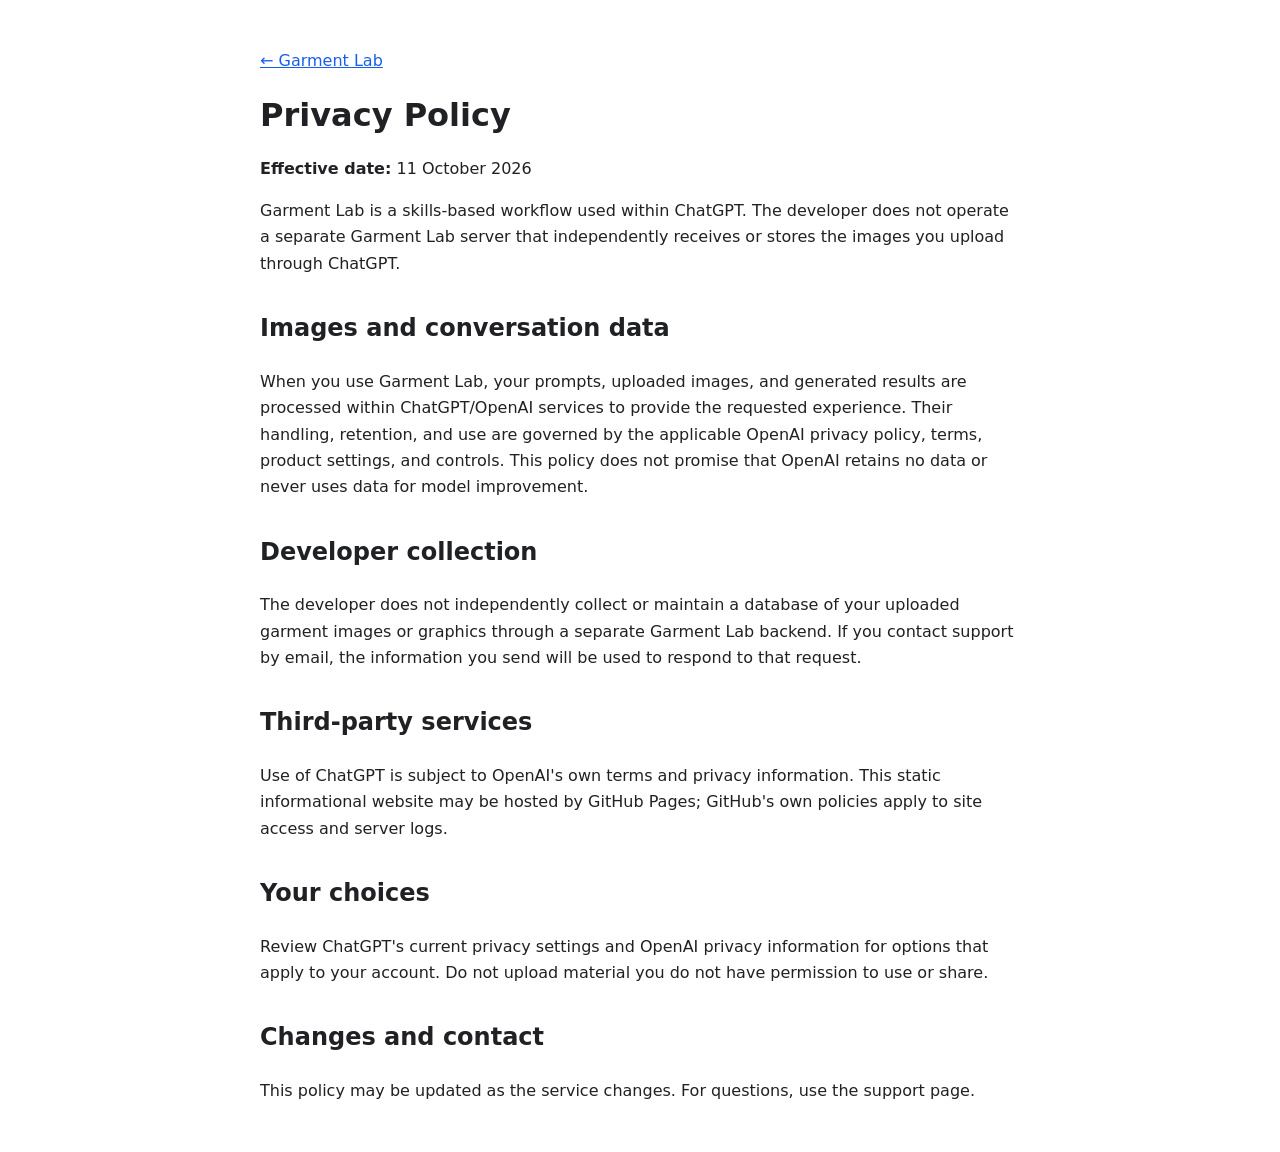
<file: privacy.html>
<!doctype html><html lang="en"><head><meta charset="utf-8"><meta name="viewport" content="width=device-width,initial-scale=1"><title>Privacy Policy — Garment Lab</title><link rel="stylesheet" href="style.css"></head><body><p><a href="index.html">← Garment Lab</a></p><h1>Privacy Policy</h1><p><strong>Effective date:</strong> 11 October 2026</p><p>Garment Lab is a skills-based workflow used within ChatGPT. The developer does not operate a separate Garment Lab server that independently receives or stores the images you upload through ChatGPT.</p><h2>Images and conversation data</h2><p>When you use Garment Lab, your prompts, uploaded images, and generated results are processed within ChatGPT/OpenAI services to provide the requested experience. Their handling, retention, and use are governed by the applicable OpenAI privacy policy, terms, product settings, and controls. This policy does not promise that OpenAI retains no data or never uses data for model improvement.</p><h2>Developer collection</h2><p>The developer does not independently collect or maintain a database of your uploaded garment images or graphics through a separate Garment Lab backend. If you contact support by email, the information you send will be used to respond to that request.</p><h2>Third-party services</h2><p>Use of ChatGPT is subject to OpenAI's own terms and privacy information. This static informational website may be hosted by GitHub Pages; GitHub's own policies apply to site access and server logs.</p><h2>Your choices</h2><p>Review ChatGPT's current privacy settings and OpenAI privacy information for options that apply to your account. Do not upload material you do not have permission to use or share.</p><h2>Changes and contact</h2><p>This policy may be updated as the service changes. For questions, use the support page.</p></body></html>
</file>
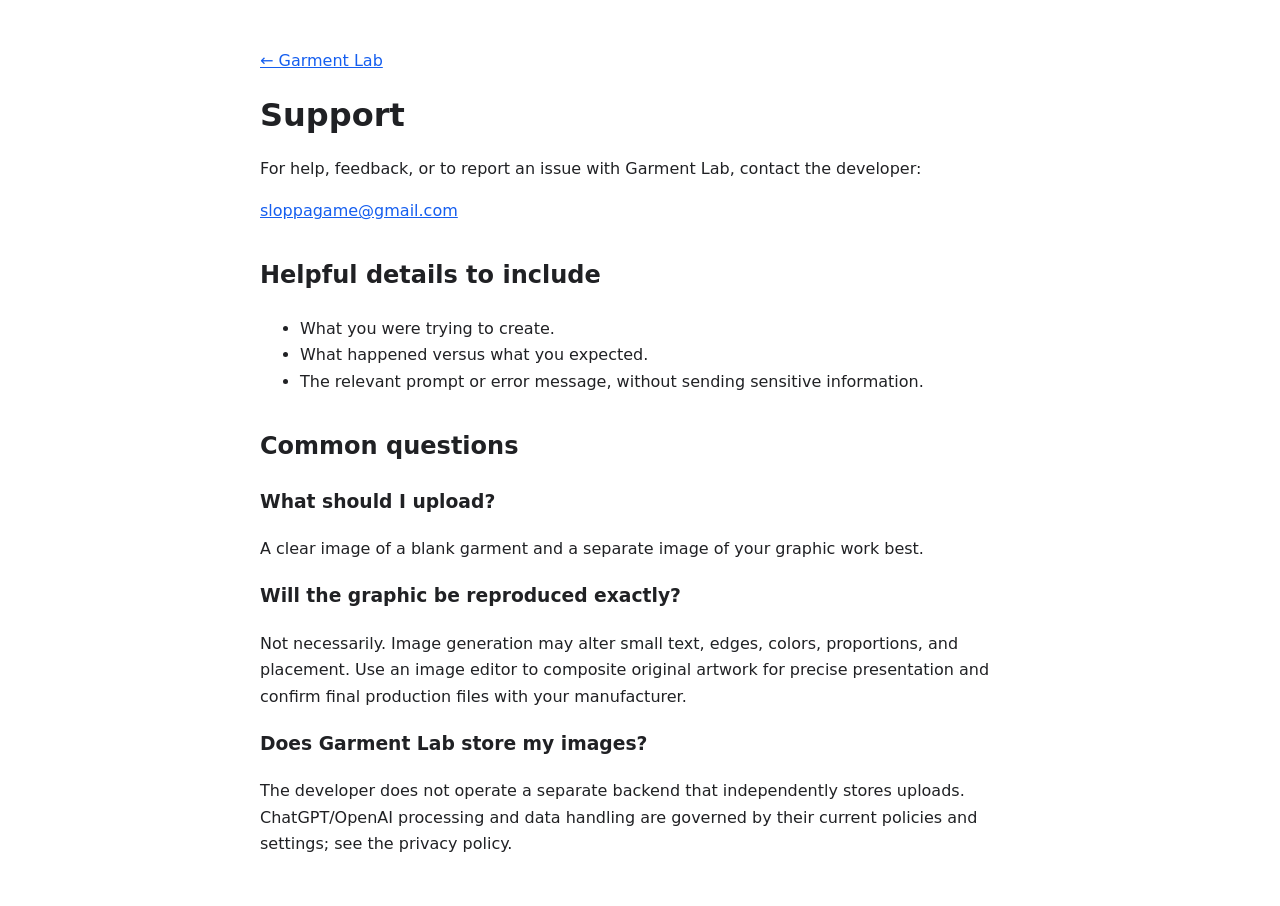
<file: support.html>
<!doctype html><html lang="en"><head><meta charset="utf-8"><meta name="viewport" content="width=device-width,initial-scale=1"><title>Support — Garment Lab</title><link rel="stylesheet" href="style.css"></head><body><p><a href="index.html">← Garment Lab</a></p><h1>Support</h1><p>For help, feedback, or to report an issue with Garment Lab, contact the developer:</p><p><a href="mailto:sloppagame@gmail.com">sloppagame@gmail.com</a></p><h2>Helpful details to include</h2><ul><li>What you were trying to create.</li><li>What happened versus what you expected.</li><li>The relevant prompt or error message, without sending sensitive information.</li></ul><h2>Common questions</h2><h3>What should I upload?</h3><p>A clear image of a blank garment and a separate image of your graphic work best.</p><h3>Will the graphic be reproduced exactly?</h3><p>Not necessarily. Image generation may alter small text, edges, colors, proportions, and placement. Use an image editor to composite original artwork for precise presentation and confirm final production files with your manufacturer.</p><h3>Does Garment Lab store my images?</h3><p>The developer does not operate a separate backend that independently stores uploads. ChatGPT/OpenAI processing and data handling are governed by their current policies and settings; see the privacy policy.</p></body></html>
</file>
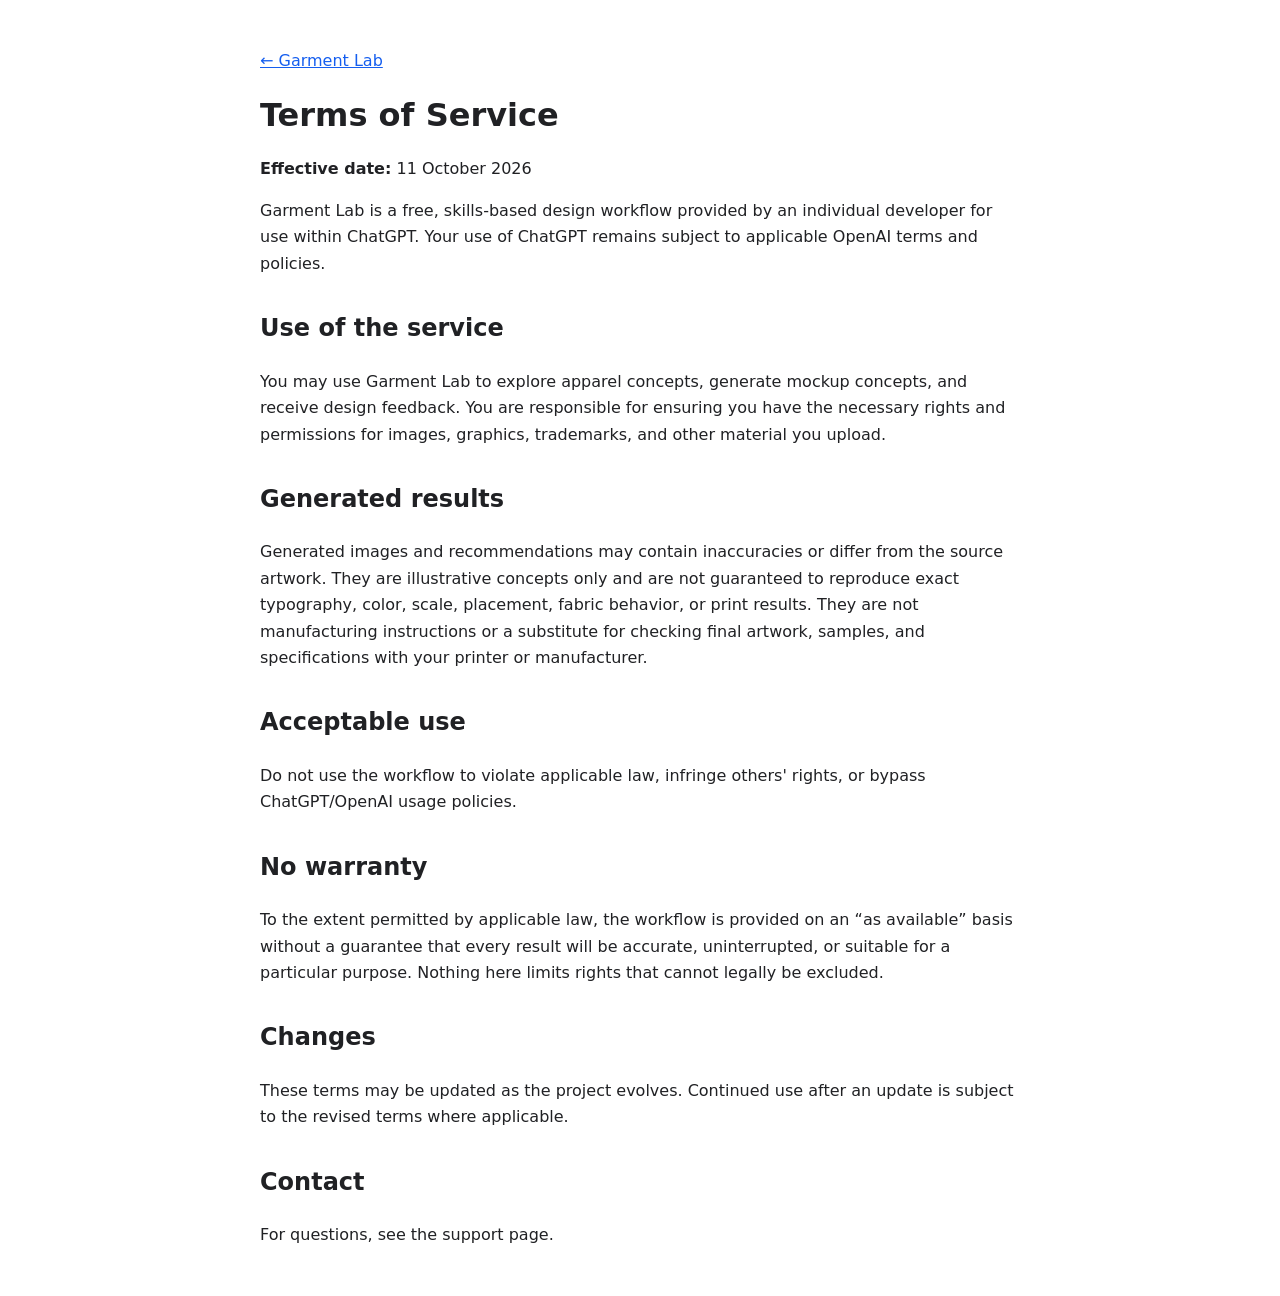
<file: terms.html>
<!doctype html><html lang="en"><head><meta charset="utf-8"><meta name="viewport" content="width=device-width,initial-scale=1"><title>Terms of Service — Garment Lab</title><link rel="stylesheet" href="style.css"></head><body><p><a href="index.html">← Garment Lab</a></p><h1>Terms of Service</h1><p><strong>Effective date:</strong> 11 October 2026</p><p>Garment Lab is a free, skills-based design workflow provided by an individual developer for use within ChatGPT. Your use of ChatGPT remains subject to applicable OpenAI terms and policies.</p><h2>Use of the service</h2><p>You may use Garment Lab to explore apparel concepts, generate mockup concepts, and receive design feedback. You are responsible for ensuring you have the necessary rights and permissions for images, graphics, trademarks, and other material you upload.</p><h2>Generated results</h2><p>Generated images and recommendations may contain inaccuracies or differ from the source artwork. They are illustrative concepts only and are not guaranteed to reproduce exact typography, color, scale, placement, fabric behavior, or print results. They are not manufacturing instructions or a substitute for checking final artwork, samples, and specifications with your printer or manufacturer.</p><h2>Acceptable use</h2><p>Do not use the workflow to violate applicable law, infringe others' rights, or bypass ChatGPT/OpenAI usage policies.</p><h2>No warranty</h2><p>To the extent permitted by applicable law, the workflow is provided on an “as available” basis without a guarantee that every result will be accurate, uninterrupted, or suitable for a particular purpose. Nothing here limits rights that cannot legally be excluded.</p><h2>Changes</h2><p>These terms may be updated as the project evolves. Continued use after an update is subject to the revised terms where applicable.</p><h2>Contact</h2><p>For questions, see the support page.</p></body></html>
</file>
<file: style.css>
body{font:16px/1.65 system-ui,-apple-system,Segoe UI,sans-serif;max-width:760px;margin:3rem auto;padding:0 1.25rem;color:#202124}a{color:#155eef}h1{line-height:1.2}h2{margin-top:2rem}
</file>
